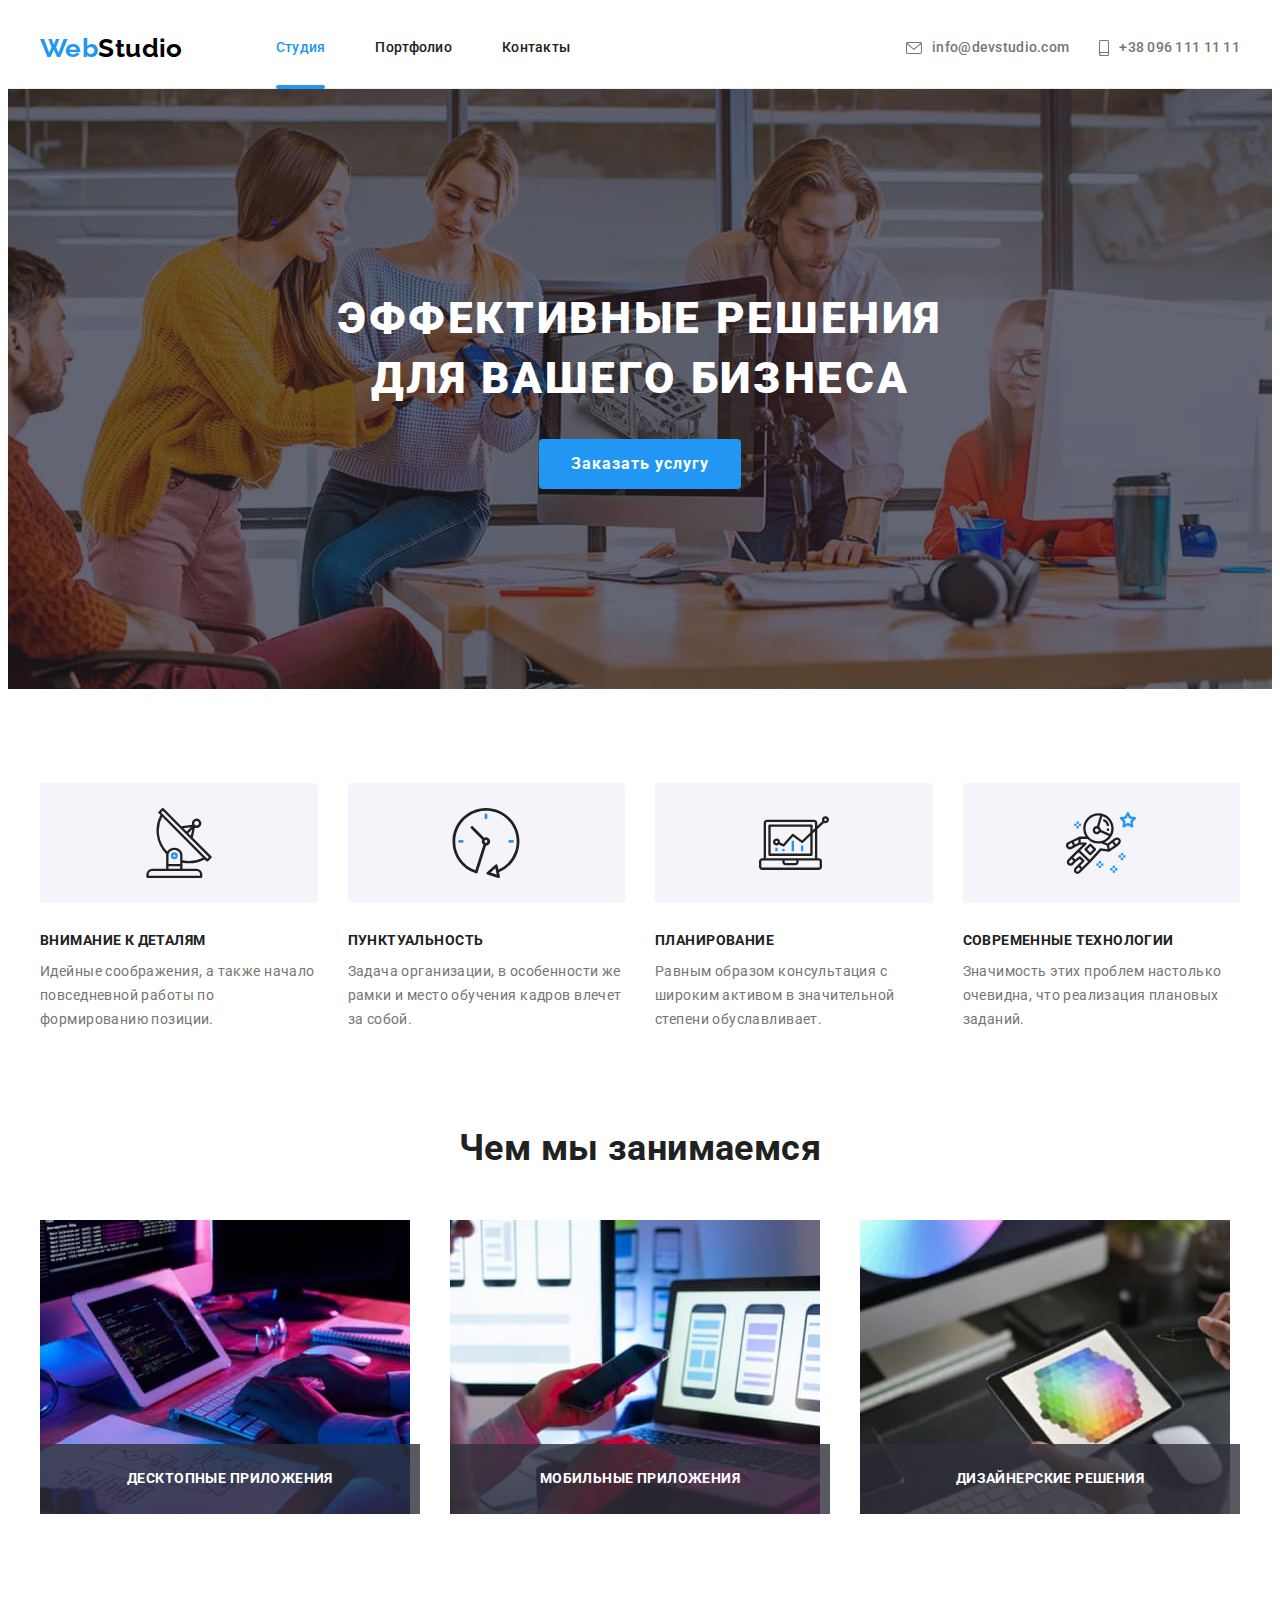
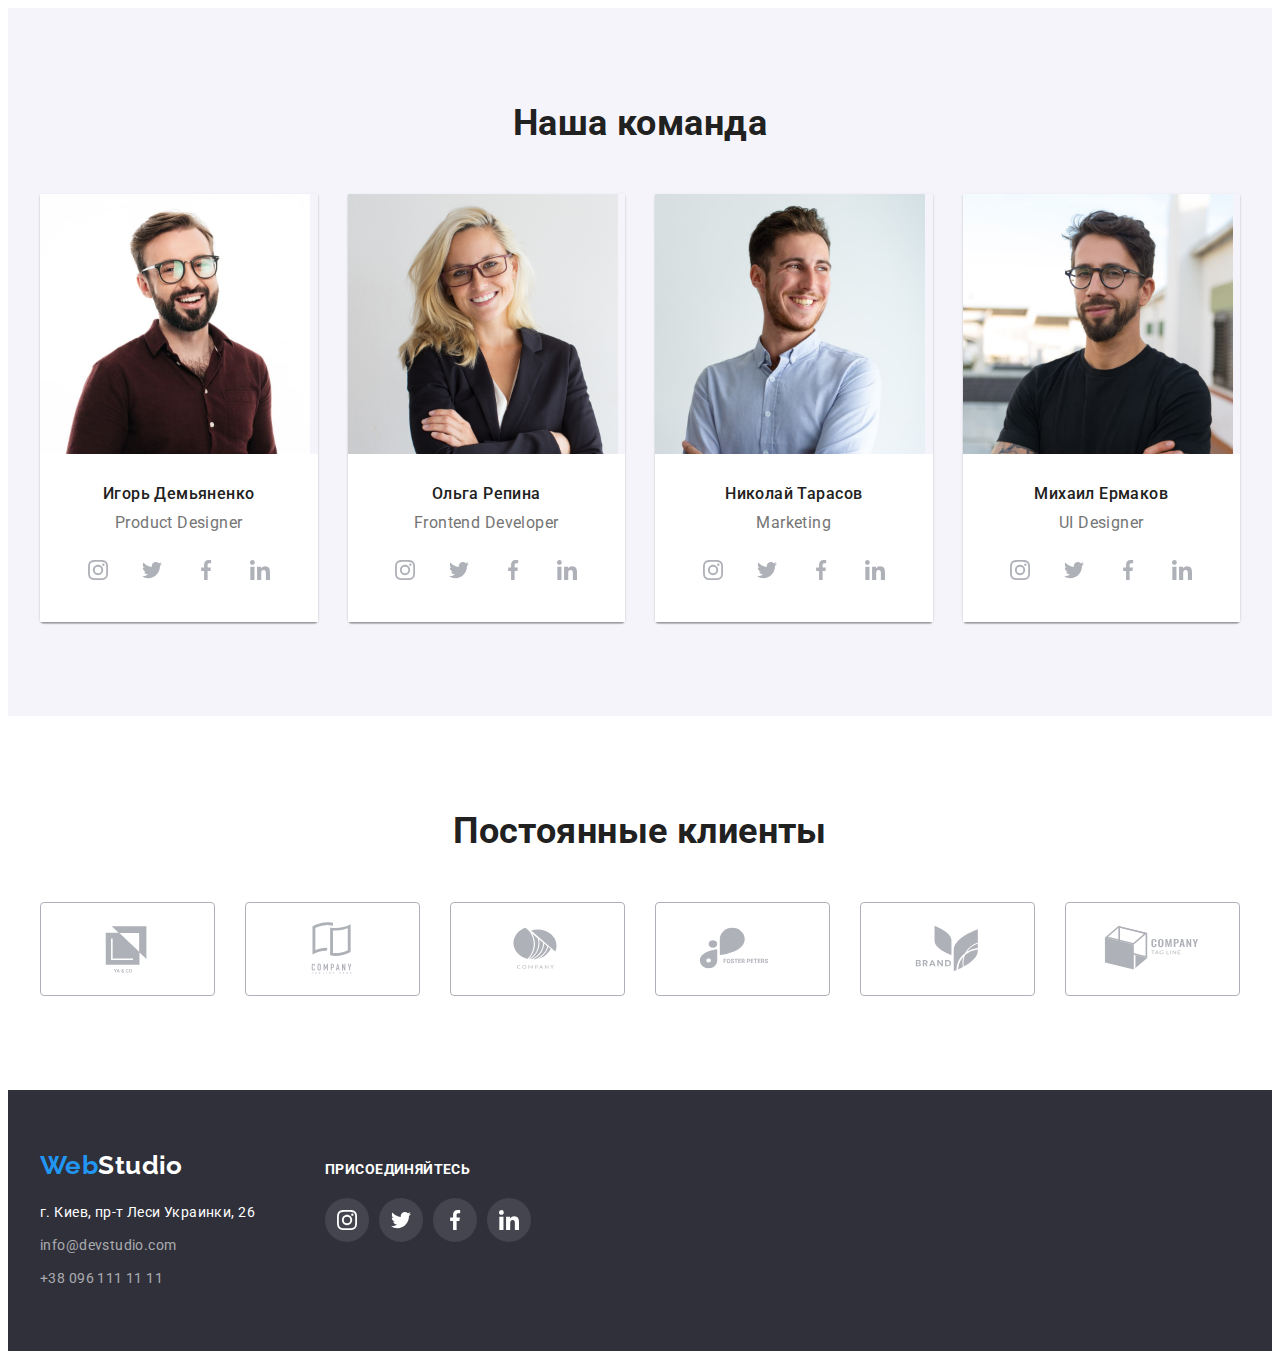
<file: index.html>
<!DOCTYPE html>
<html lang="ru">

<head>
  <meta charset="UTF-8" />
  <meta http-equiv="X-UA-Compatible" content="IE=edge" />
  <meta name="viewport" content="width=device-width, initial-scale=1.0" />
  <title>WebStudio</title>
  <link rel="preconnect" href="https://fonts.googleapis.com" />
  <link rel="preconnect" href="https://fonts.gstatic.com" crossorigin />
  <link href="https://fonts.googleapis.com/css2?family=Raleway:wght@700&family=Roboto:wght@400;500;700;900&display=swap"
    rel="stylesheet" />
  <link rel="stylesheet" href="https://cdnjs.cloudflare.com/ajax/libs/modern-normalize/1.1.0/modern-normalize.min.css"
    integrity="sha512-wpPYUAdjBVSE4KJnH1VR1HeZfpl1ub8YT/NKx4PuQ5NmX2tKuGu6U/JRp5y+Y8XG2tV+wKQpNHVUX03MfMFn9Q=="
    crossorigin="anonymous" referrerpolicy="no-referrer" />
  <link rel="stylesheet" href="./css/styles.css" />
</head>

<body>
  <!--Header section-->
  <header class="header">
    <div class="container header-container">
      <a class="link logo logo-header" href="index.html">Web<span class="dark">Studio</span></a>
      <nav>
        <ul class="list nav-list">
          <li class="nav-item">
            <a class="link link-nav link-current" href="index.html">Студия</a>
          </li>
          <li class="nav-item"><a class="link link-nav" href="./portfolio.html">Портфолио</a></li>
          <li class="nav-item"><a class="link link-nav" href="">Контакты</a></li>
        </ul>
      </nav>
      <ul class="list contacts-list">
        <li class="contact-item">
          <a class="link contact-link header-contact-link" href="mailto:info@devstudio.com">
            <svg width="16" height="12">
              <use href="./images/icons/symbol-defs.svg#envelope"></use>
            </svg>
            info@devstudio.com</a>
        </li>
        <li class="contact-item">
          <a class="link contact-link header-contact-link" href="tel:+380961111111">
            <svg width="10" height="16">
              <use href="./images/icons/symbol-defs.svg#smartphone"></use>
            </svg>
            +38 096 111 11 11</a>
        </li>
      </ul>
    </div>
  </header>
  <!--Main section-->
  <main>
    <!--Hero section-->
    <section class="hero">
      <div class="container">
        <h1 class="hero-title">Эффективные решения для вашего бизнеса</h1>
        <button class="btn btn-hero" type="button" data-modal-open>Заказать услугу</button>
      </div>
    </section>
    <!--Features section-->
    <section class="features section">
      <div class="container">
        <h2 class="visually-hidden">Особенности</h2>
        <ul class="list features-list card-set">
          <li class="card-item feature-item">
            <div class="icon">
              <svg width="70" height="70">
                <use href="./images/icons/symbol-defs.svg#antenna"></use>
              </svg>
            </div>
            <h3 class="title subtitle-feature">Внимание к деталям</h3>
            <p class="txt-feature">
              Идейные соображения, а также начало повседневной работы по формированию позиции.
            </p>
          </li>
          <li class="card-item">
            <div class="icon">
              <svg width="70" height="70">
                <use href="./images/icons/symbol-defs.svg#clock"></use>
              </svg>
            </div>
            <h3 class="title subtitle-feature">Пунктуальность</h3>
            <p class="txt-feature">
              Задача организации, в особенности же рамки и место обучения кадров влечет за собой.
            </p>
          </li>
          <li class="card-item">
            <div class="icon">
              <svg width="70" height="70">
                <use href="./images/icons/symbol-defs.svg#diagram"></use>
              </svg>
            </div>
            <h3 class="title subtitle-feature">Планирование</h3>
            <p class="txt-feature">
              Равным образом консультация с широким активом в значительной степени обуславливает.
            </p>
          </li>
          <li class="card-item">
            <div class="icon">
              <svg width="70" height="70">
                <use href="./images/icons/symbol-defs.svg#astronaut"></use>
              </svg>
            </div>
            <h3 class="title subtitle-feature">Современные технологии</h3>
            <p class="txt-feature">
              Значимость этих проблем настолько очевидна, что реализация плановых заданий.
            </p>
          </li>
        </ul>
      </div>
    </section>
    <!--About section-->
    <section class="about section">
      <div class="container">
        <h2 class="title title-about">Чем мы занимаемся</h2>
        <ul class="list about-list card-set">
          <li class="card-item about-item">
            <img class="img" src="./images/about/creating.jpg" alt="Момент создания веб приложения." width="370"
              height="294" />
            <p class="txt-about">Десктопные приложения</p>
          </li>
          <li class="card-item about-item">
            <img class="img" src="./images/about/mobile.jpg" alt="Момент содания мобильного приложения." width="370"
              height="294" />
            <p class="txt-about">Мобильные приложения</p>
          </li>
          <li class="card-item about-item">
            <img class="img" src="./images/about/design.jpg" alt="Момент дизайнерской работы." width="370"
              height="294" />
            <p class="txt-about">Дизайнерские решения</p>
          </li>
        </ul>
      </div>
    </section>
    <!--Team section-->
    <section class="team section">
      <div class="container">
        <h2 class="title title-team">Наша команда</h2>
        <ul class="list card-set">
          <li class="card-item team-item">
            <img class="img photo-team" src="./images/team/ihor.jpg" alt="Игорь Демьяненко" width="270" height="260" />
            <div class="card-content-team">
              <h3 class="title subtitle-team">Игорь Демьяненко</h3>
              <p class="text-team" lang="en">Product Designer</p>
              <ul class="list socials-list">
                <li>
                  <a class="link social-link social-link-team" href="" target="_blank" rel="noopener noreferrer"
                    aria-label="Иконка Instagram">
                    <svg width="20" height="20">
                      <use href="./images/icons/symbol-defs.svg#instagram"></use>
                    </svg>
                  </a>
                </li>
                <li>
                  <a class="link social-link social-link-team" href="" target="_blank" rel="noopener noreferrer"
                    aria-label="Иконка Twitter">
                    <svg width="20" height="20">
                      <use href="./images/icons/symbol-defs.svg#twitter"></use>
                    </svg>
                  </a>
                </li>
                <li>
                  <a class="link social-link social-link-team" href="" target="_blank" rel="noopener noreferrer"
                    aria-label="Иконка Facebook">
                    <svg width="20" height="20">
                      <use href="./images/icons/symbol-defs.svg#facebook"></use>
                    </svg>
                  </a>
                </li>
                <li>
                  <a class="link social-link social-link-team" href="" target="_blank" rel="noopener noreferrer"
                    aria-label="Иконка Linkedin">
                    <svg width="20" height="20">
                      <use href="./images/icons/symbol-defs.svg#linkedin"></use>
                    </svg>
                  </a>
                </li>
              </ul>
            </div>
          </li>
          <li class="card-item team-item">
            <img class="img photo-team" src="./images/team/olga.jpg" alt="Ольга Репина" width="270" height="260" />
            <div class="card-content-team">
              <h3 class="title subtitle-team">Ольга Репина</h3>
              <p class="text-team" lang="en">Frontend Developer</p>
              <ul class="list socials-list">
                <li>
                  <a class="link social-link social-link-team" href="" target="_blank" rel="noopener noreferrer"
                    aria-label="Иконка Instagram">
                    <svg width="20" height="20">
                      <use href="./images/icons/symbol-defs.svg#instagram"></use>
                    </svg>
                  </a>
                </li>
                <li>
                  <a class="link social-link social-link-team" href="" target="_blank" rel="noopener noreferrer"
                    aria-label="Иконка Twitter">
                    <svg width="20" height="20">
                      <use href="./images/icons/symbol-defs.svg#twitter"></use>
                    </svg>
                  </a>
                </li>
                <li>
                  <a class="link social-link social-link-team" href="" target="_blank" rel="noopener noreferrer"
                    aria-label="Иконка Facebook">
                    <svg width="20" height="20">
                      <use href="./images/icons/symbol-defs.svg#facebook"></use>
                    </svg>
                  </a>
                </li>
                <li>
                  <a class="link social-link social-link-team" href="" target="_blank" rel="noopener noreferrer"
                    aria-label="Иконка Linkedin">
                    <svg width="20" height="20">
                      <use href="./images/icons/symbol-defs.svg#linkedin"></use>
                    </svg>
                  </a>
                </li>
              </ul>
            </div>
          </li>
          <li class="card-item team-item">
            <img class="img photo-team" src="./images/team/nikolay.jpg" alt="Николай Тарасов" width="270"
              height="260" />
            <div class="card-content-team">
              <h3 class="title subtitle-team">Николай Тарасов</h3>
              <p class="text-team" lang="en">Marketing</p>
              <ul class="list socials-list">
                <li>
                  <a class="link social-link social-link-team" href="" target="_blank" rel="noopener noreferrer"
                    aria-label="Иконка Instagram">
                    <svg width="20" height="20">
                      <use href="./images/icons/symbol-defs.svg#instagram"></use>
                    </svg>
                  </a>
                </li>
                <li>
                  <a class="link social-link social-link-team" href="" target="_blank" rel="noopener noreferrer"
                    aria-label="Иконка Twitter">
                    <svg width="20" height="20">
                      <use href="./images/icons/symbol-defs.svg#twitter"></use>
                    </svg>
                  </a>
                </li>
                <li>
                  <a class="link social-link social-link-team" href="" target="_blank" rel="noopener noreferrer"
                    aria-label="Иконка Facebook">
                    <svg width="20" height="20">
                      <use href="./images/icons/symbol-defs.svg#facebook"></use>
                    </svg>
                  </a>
                </li>
                <li>
                  <a class="link social-link social-link-team" href="" target="_blank" rel="noopener noreferrer"
                    aria-label="Иконка Linkedin">
                    <svg width="20" height="20">
                      <use href="./images/icons/symbol-defs.svg#linkedin"></use>
                    </svg>
                  </a>
                </li>
              </ul>
            </div>
          </li>
          <li class="card-item team-item">
            <img class="img photo-team" src="./images/team/mihail.jpg" alt="Михаил Ермаков" width="270" height="260" />
            <div class="card-content-team">
              <h3 class="title subtitle-team">Михаил Ермаков</h3>
              <p class="text-team" lang="en">UI Designer</p>
              <ul class="list socials-list">
                <li>
                  <a class="link social-link social-link-team" href="" target="_blank" rel="noopener noreferrer"
                    aria-label="Иконка Instagram">
                    <svg width="20" height="20">
                      <use href="./images/icons/symbol-defs.svg#instagram"></use>
                    </svg>
                  </a>
                </li>
                <li>
                  <a class="link social-link social-link-team" href="" target="_blank" rel="noopener noreferrer"
                    aria-label="Иконка Twitter">
                    <svg width="20" height="20">
                      <use href="./images/icons/symbol-defs.svg#twitter"></use>
                    </svg>
                  </a>
                </li>
                <li>
                  <a class="link social-link social-link-team" href="" target="_blank" rel="noopener noreferrer"
                    aria-label="Иконка Facebook">
                    <svg width="20" height="20">
                      <use href="./images/icons/symbol-defs.svg#facebook"></use>
                    </svg>
                  </a>
                </li>
                <li>
                  <a class="link social-link social-link-team" href="" target="_blank" rel="noopener noreferrer"
                    aria-label="Иконка Linkedin">
                    <svg width="20" height="20">
                      <use href="./images/icons/symbol-defs.svg#linkedin"></use>
                    </svg>
                  </a>
                </li>
              </ul>
            </div>
          </li>
        </ul>
      </div>
    </section>
    <!--Clients section-->
    <section class="section">
      <div class="container">
        <h2 class="title title-clients">Постоянные клиенты</h2>
        <ul class="list clients-list card-set">
          <li class="card-item">
            <a class="link client-link" href="" target="_blank" rel="noopener noreferrer" aria-label="Логотип компании">
              <svg width="106" height="60">
                <use href="./images/icons/symbol-defs.svg#logo1"></use>
              </svg>
            </a>
          </li>
          <li class="card-item">
            <a class="link client-link" href="" target="_blank" rel="noopener noreferrer" aria-label="Логотип компании">
              <svg width="106" height="60">
                <use href="./images/icons/symbol-defs.svg#logo2"></use>
              </svg>
            </a>
          </li>
          <li class="card-item">
            <a class="link client-link" href="" target="_blank" rel="noopener noreferrer" aria-label="Логотип компании">
              <svg width="106" height="60">
                <use href="./images/icons/symbol-defs.svg#logo3"></use>
              </svg>
            </a>
          </li>
          <li class="card-item">
            <a class="link client-link" href="" target="_blank" rel="noopener noreferrer" aria-label="Логотип компании">
              <svg width="106" height="60">
                <use href="./images/icons/symbol-defs.svg#logo4"></use>
              </svg>
            </a>
          </li>
          <li class="card-item">
            <a class="link client-link" href="" target="_blank" rel="noopener noreferrer" aria-label="Логотип компании">
              <svg width="106" height="60">
                <use href="./images/icons/symbol-defs.svg#logo5"></use>
              </svg>
            </a>
          </li>
          <li class="card-item">
            <a class="link client-link" href="" target="_blank" rel="noopener noreferrer" aria-label="Логотип компании">
              <svg width="106" height="60">
                <use href="./images/icons/symbol-defs.svg#logo6"></use>
              </svg>
            </a>
          </li>
        </ul>
      </div>
    </section>
  </main>
  <!--Footer section-->
  <footer class="footer">
    <div class="container footer-container">
      <div class="first-footer">
        <a class="link logo logo-footer" href="index.html">Web<span class="light">Studio</span></a>
        <address class="address">
          <ul class="list address-list">
            <li class="address-item">
              <a class="link address-link" href="https://goo.gl/maps/q22Q8NdrUK39xDqd7" target="_blank"
                rel="noopener noreferrer">г. Киев, пр-т Леси Украинки, 26</a>
            </li>
            <li class="address-item">
              <a class="link contact-link" href="mailto:info@devstudio.com">info@devstudio.com</a>
            </li>
            <li class="address-item">
              <a class="link contact-link" href="tel:+380961111111">+38 096 111 11 11</a>
            </li>
          </ul>
        </address>
      </div>
      <div class="second-footer">
        <p class="txt-footer-social">Присоединяйтесь</p>
        <ul class="list socials-list">
          <li>
            <a class="link social-link social-link-footer" href="" target="_blank" rel="noopener noreferrer"
              aria-label="Иконка Instagram">
              <svg width="20" height="20">
                <use href="./images/icons/symbol-defs.svg#instagram"></use>
              </svg>
            </a>
          </li>
          <li>
            <a class="link social-link social-link-footer" href="" target="_blank" rel="noopener noreferrer"
              aria-label="Иконка Twitter">
              <svg width="20" height="20">
                <use href="./images/icons/symbol-defs.svg#twitter"></use>
              </svg>
            </a>
          </li>
          <li>
            <a class="link social-link social-link-footer" href="" target="_blank" rel="noopener noreferrer"
              aria-label="Иконка Facebook">
              <svg width="20" height="20">
                <use href="./images/icons/symbol-defs.svg#facebook"></use>
              </svg>
            </a>
          </li>
          <li>
            <a class="link social-link social-link-footer" href="" target="_blank" rel="noopener noreferrer"
              aria-label="Иконка Linkedin">
              <svg width="20" height="20">
                <use href="./images/icons/symbol-defs.svg#linkedin"></use>
              </svg>
            </a>
          </li>
        </ul>
      </div>
    </div>
  </footer>
  <!--Modal window -->
  <div class="backdrop is-hidden" data-modal>
    <div class="modal">
      <button class="modal-btn" data-modal-close>
        <svg class="icon-modal-close" width="18" height="18">
          <use href="./images/icons/symbol-defs.svg#modal-close"></use>
        </svg>
      </button>
    </div>
  </div>
  <script src="./js/modal.js"></script>
</body>

</html>
</file>
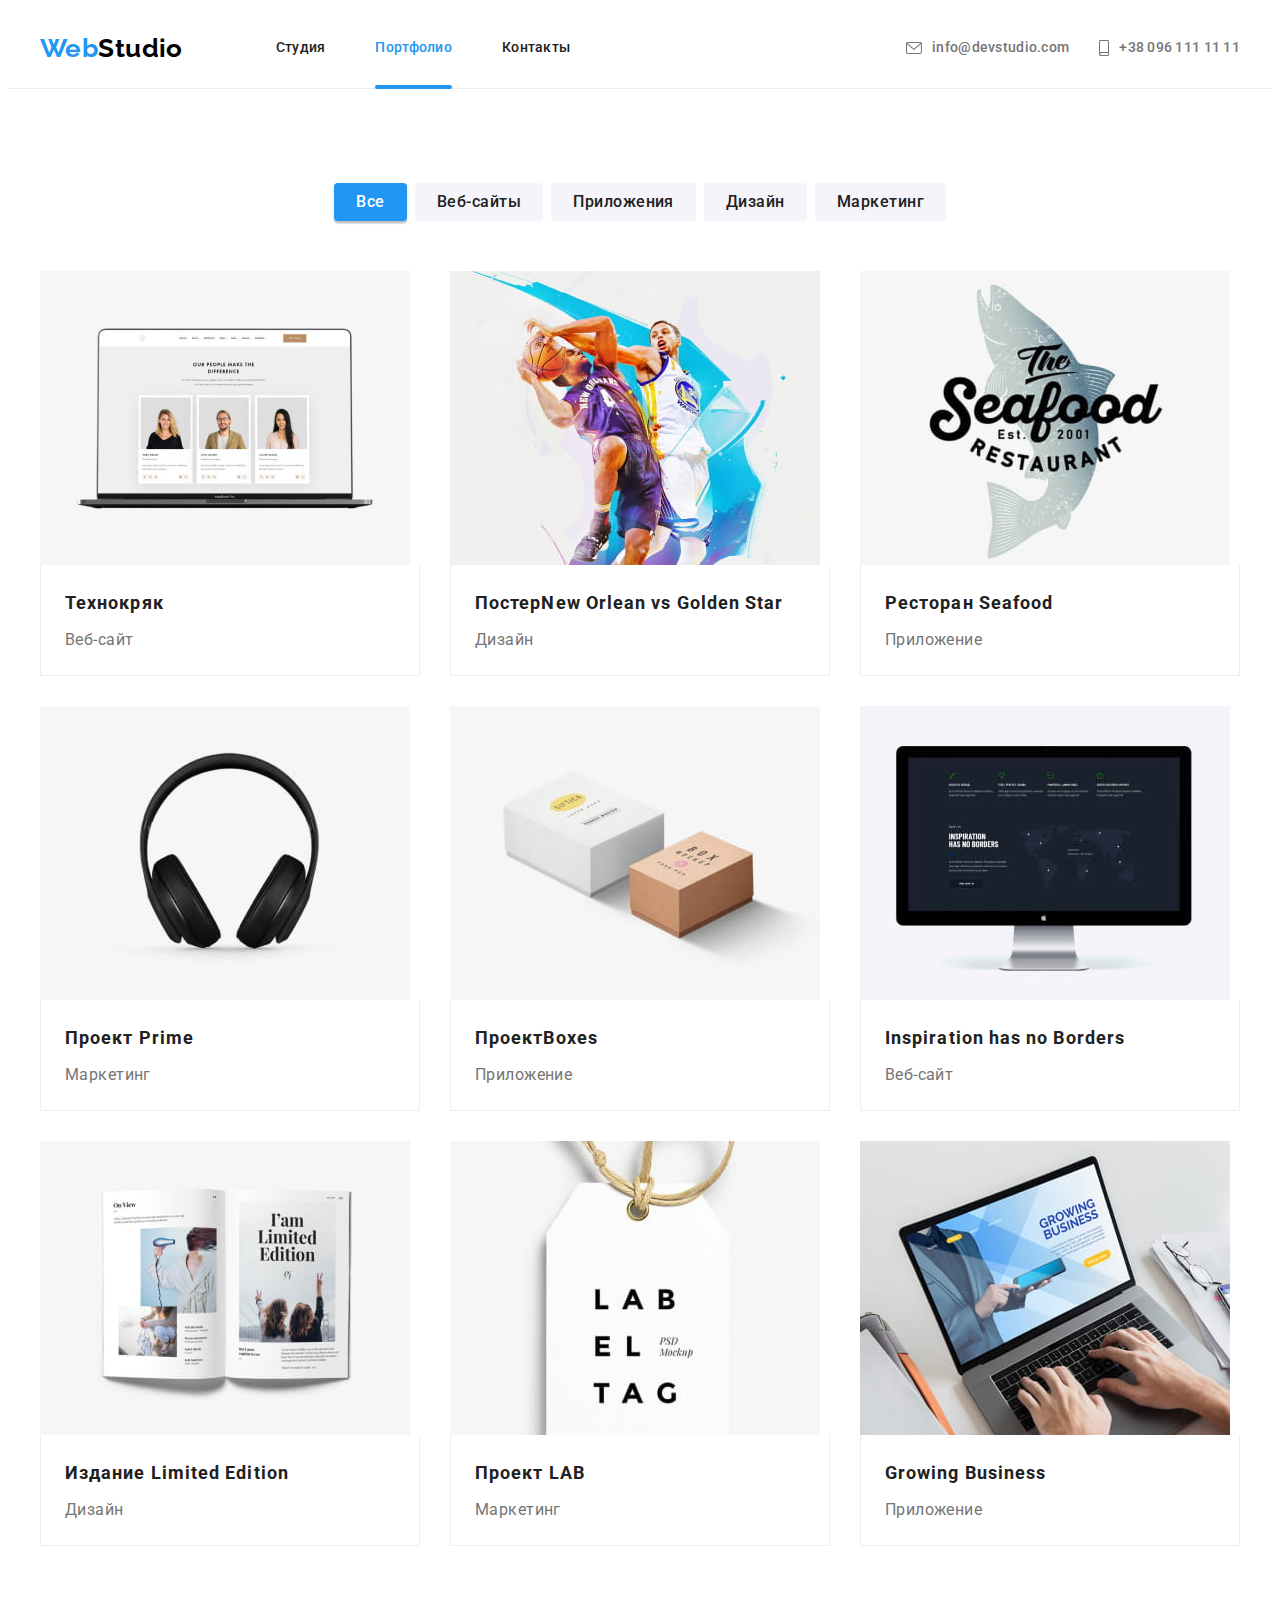
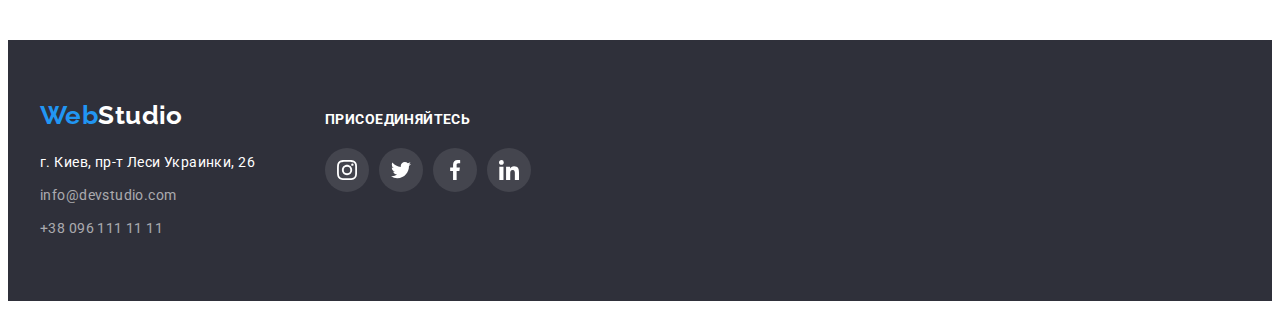
<file: portfolio.html>
<!DOCTYPE html>
<html lang="ru">

<head>
    <meta charset="UTF-8" />
    <meta http-equiv="X-UA-Compatible" content="IE=edge" />
    <meta name="viewport" content="width=device-width, initial-scale=1.0" />
    <title>Portfolio</title>
    <link rel="preconnect" href="https://fonts.googleapis.com" />
    <link rel="preconnect" href="https://fonts.gstatic.com" crossorigin />
    <link
        href="https://fonts.googleapis.com/css2?family=Raleway:wght@700&family=Roboto:wght@400;500;700;900&display=swap"
        rel="stylesheet" />
    <link rel="stylesheet" href="https://cdnjs.cloudflare.com/ajax/libs/modern-normalize/1.1.0/modern-normalize.min.css"
        integrity="sha512-wpPYUAdjBVSE4KJnH1VR1HeZfpl1ub8YT/NKx4PuQ5NmX2tKuGu6U/JRp5y+Y8XG2tV+wKQpNHVUX03MfMFn9Q=="
        crossorigin="anonymous" referrerpolicy="no-referrer" />
    <link rel="stylesheet" href="./css/styles.css" />
</head>

<body>
    <!--Header section-->
    <header class="header">
        <div class="container header-container">
            <a class="link logo logo-header" href="index.html">Web<span class="dark">Studio</span></a>
            <nav>
                <ul class="list nav-list">
                    <li class="nav-item">
                        <a class="link link-nav" href="index.html">Студия</a>
                    </li>
                    <li class="nav-item">
                        <a class="link link-nav link-current" href="./portfolio.html">Портфолио</a>
                    </li>
                    <li class="nav-item"><a class="link link-nav" href="">Контакты</a></li>
                </ul>
            </nav>
            <ul class="list contacts-list">
                <li class="contact-item">
                    <a class="link contact-link header-contact-link" href="mailto:info@devstudio.com">
                        <svg width="16" height="12">
                            <use href="./images/icons/symbol-defs.svg#envelope"></use>
                        </svg>
                        info@devstudio.com</a>
                </li>
                <li class="contact-item">
                    <a class="link contact-link header-contact-link" href="tel:+380961111111">
                        <svg width="10" height="16">
                            <use href="./images/icons/symbol-defs.svg#smartphone"></use>
                        </svg>
                        +38 096 111 11 11</a>
                </li>
            </ul>
        </div>
    </header>
    <!--Main section-->
    <main>
        <section class="portfolio section">
            <div class="container">
                <h1 class="visually-hidden">Портфолио</h1>
                <ul class="list portfolio-btn-list">
                    <li><button class="btn btn-portfolio active-btn" type="button">Все</button></li>
                    <li><button class="btn btn-portfolio" type="button">Веб-сайты</button></li>
                    <li><button class="btn btn-portfolio" type="button">Приложения</button></li>
                    <li><button class="btn btn-portfolio" type="button">Дизайн</button></li>
                    <li><button class="btn btn-portfolio" type="button">Маркетинг</button></li>
                </ul>
                <ul class="list portfolio-list card-set">
                    <li class="card-item portfolio-item">
                        <a class="link portfolio-link" href="https://www.google.com/" target="_blank"
                            rel="noopener noreferrer">
                            <div class="card-box">
                                <img class="img" src="./images/portfolio/tehnohryak.jpg"
                                    alt="Ноутбук с открытым сайтом на экране" width="370" />
                                <div class="overlay">
                                    <p class="overlay-txt">
                                        Ресурс предлагает комплексные предложения с разным уровнем функционала и
                                        сервисов.
                                        Все это позволит посетителю получить исчерпывающие сведения о компании или
                                        частном
                                        лице.
                                    </p>
                                </div>
                            </div>
                            <div class="card-content-portfolio">
                                <h2 class="title subtitle-portfolio">Технокряк</h2>
                                <p class="text-portfolio">Веб-сайт</p>
                            </div>
                        </a>
                    </li>
                    <li class="card-item portfolio-item">
                        <a class="link portfolio-link" href="https://www.google.com/" target=" _blank"
                            rel="noopener noreferrer">
                            <div class="card-box">
                                <img class="img" src="./images/portfolio/basketball.jpg"
                                    alt="Противостояние двух баскетбольных игроков" width="370" />
                                <div class="overlay">
                                    <p class="overlay-txt">
                                        Ресурс предлагает комплексные предложения с разным уровнем функционала и
                                        сервисов.
                                        Все это позволит посетителю получить исчерпывающие сведения о компании или
                                        частном
                                        лице.
                                    </p>
                                </div>
                            </div>
                            <div class="card-content-portfolio">
                                <h2 class="title subtitle-portfolio">
                                    Постер<span lang="en">New Orlean vs Golden Star</span>
                                </h2>
                                <p class="text-portfolio">Дизайн</p>
                            </div>
                        </a>
                    </li>
                    <li class="card-item portfolio-item">
                        <a class="link portfolio-link" href="https://www.google.com/" target=" _blank"
                            rel="noopener noreferrer">
                            <div class="card-box">
                                <img class="img" src="./images/portfolio/restaurant.jpg" alt="Логотип ресторана"
                                    width="370" />
                                <div class="overlay">
                                    <p class="overlay-txt">
                                        Ресурс предлагает комплексные предложения с разным уровнем функционала и
                                        сервисов.
                                        Все это позволит посетителю получить исчерпывающие сведения о компании или
                                        частном
                                        лице.
                                    </p>
                                </div>
                            </div>
                            <div class="card-content-portfolio">
                                <h2 class="title subtitle-portfolio">Ресторан <span lang="en">Seafood</span></h2>
                                <p class="text-portfolio">Приложение</p>
                            </div>
                        </a>
                    </li>
                    <li class="card-item portfolio-item">
                        <a class="link portfolio-link" href="https://www.google.com/" target=" _blank"
                            rel="noopener noreferrer">
                            <div class="card-box">
                                <img class="img" src="./images/portfolio/prime.jpg" alt="Наушники" width="370" />
                                <div class="overlay">
                                    <p class="overlay-txt">
                                        Ресурс предлагает комплексные предложения с разным уровнем функционала и
                                        сервисов.
                                        Все это позволит посетителю получить исчерпывающие сведения о компании или
                                        частном
                                        лице.
                                    </p>
                                </div>
                            </div>
                            <div class="card-content-portfolio">
                                <h2 class="title subtitle-portfolio">Проект <span lang="en">Prime</span></h2>
                                <p class="text-portfolio">Маркетинг</p>
                            </div>
                        </a>
                    </li>
                    <li class="card-item portfolio-item">
                        <a class="link portfolio-link" href="" target=" _blank" rel="noopener noreferrer">
                            <div class="card-box">
                                <img class="img" src="./images/portfolio/boxes.jpg" alt="Две коробки с надписями"
                                    width="370" />
                                <div class="overlay">
                                    <p class="overlay-txt">
                                        Ресурс предлагает комплексные предложения с разным уровнем функционала и
                                        сервисов.
                                        Все это позволит посетителю получить исчерпывающие сведения о компании или
                                        частном
                                        лице.
                                    </p>
                                </div>
                            </div>
                            <div class="card-content-portfolio">
                                <h2 class="title subtitle-portfolio">Проект<span lang="en">Boxes</span></h2>
                                <p class="text-portfolio">Приложение</p>
                            </div>
                        </a>
                    </li>
                    <li class="card-item portfolio-item">
                        <a class="link portfolio-link" href="https://www.google.com/" target=" _blank"
                            rel="noopener noreferrer">
                            <div class="card-box">
                                <img class="img" src="./images/portfolio/inspiration.jpg"
                                    alt="Монитор с открытым сайтом на экране" width="370" />
                                <div class="overlay">
                                    <p class="overlay-txt">
                                        Ресурс предлагает комплексные предложения с разным уровнем функционала и
                                        сервисов.
                                        Все это позволит посетителю получить исчерпывающие сведения о компании или
                                        частном
                                        лице.
                                    </p>
                                </div>
                            </div>
                            <div class="card-content-portfolio">
                                <h2 class="title subtitle-portfolio" lang="en">Inspiration has no Borders</h2>
                                <p class="text-portfolio">Веб-сайт</p>
                            </div>
                        </a>
                    </li>
                    <li class="card-item portfolio-item">
                        <a class="link portfolio-link" href="https://www.google.com/" target=" _blank"
                            rel="noopener noreferrer">
                            <div class="card-box">
                                <img class="img" src="./images/portfolio/edition.jpg" alt="Открытое книжное издание"
                                    width="370" />
                                <div class="overlay">
                                    <p class="overlay-txt">
                                        Ресурс предлагает комплексные предложения с разным уровнем функционала и
                                        сервисов.
                                        Все это позволит посетителю получить исчерпывающие сведения о компании или
                                        частном
                                        лице.
                                    </p>
                                </div>
                            </div>
                            <div class="card-content-portfolio">
                                <h2 class="title subtitle-portfolio">
                                    Издание <span lang="en">Limited Edition</span>
                                </h2>
                                <p class="text-portfolio">Дизайн</p>
                            </div>
                        </a>
                    </li>
                    <li class="card-item portfolio-item">
                        <a class="link portfolio-link" href="https://www.google.com/" target=" _blank"
                            rel="noopener noreferrer">
                            <div class="card-box">
                                <img class="img" src="./images/portfolio/lab.jpg" alt="Этикетка" width="370" />
                                <div class="overlay">
                                    <p class="overlay-txt">
                                        Ресурс предлагает комплексные предложения с разным уровнем функционала и
                                        сервисов.
                                        Все это позволит посетителю получить исчерпывающие сведения о компании или
                                        частном
                                        лице.
                                    </p>
                                </div>
                            </div>
                            <div class="card-content-portfolio">
                                <h2 class="title subtitle-portfolio">Проект <span lang="en">LAB</span></h2>
                                <p class="text-portfolio">Маркетинг</p>
                            </div>
                        </a>
                    </li>
                    <li class="card-item portfolio-item">
                        <a class="link portfolio-link" href="https://www.google.com/" target=" _blank"
                            rel="noopener noreferrer">
                            <div class="card-box">
                                <img class="img" src="./images/portfolio/business.jpg" alt="Момент работы в приложении"
                                    width="370" />
                                <div class="overlay">
                                    <p class="overlay-txt">
                                        Ресурс предлагает комплексные предложения с разным уровнем функционала и
                                        сервисов.
                                        Все это позволит посетителю получить исчерпывающие сведения о компании или
                                        частном
                                        лице.
                                    </p>
                                </div>
                            </div>
                            <div class="card-content-portfolio">
                                <h2 class="title subtitle-portfolio" lang="en">Growing Business</h2>
                                <p class="text-portfolio">Приложение</p>
                            </div>
                        </a>
                    </li>
                </ul>
            </div>
        </section>
    </main>
    <!--Footer section-->
    <footer class="footer">
        <div class="container footer-container">
            <div class="first-footer">
                <a class="link logo logo-footer" href="index.html">Web<span class="light">Studio</span></a>
                <address class="address">
                    <ul class="list address-list">
                        <li class="address-item">
                            <a class="link address-link" href="https://goo.gl/maps/q22Q8NdrUK39xDqd7" target="_blank"
                                rel="noopener noreferrer">г. Киев, пр-т Леси Украинки, 26</a>
                        </li>
                        <li class="address-item">
                            <a class="link contact-link" href="mailto:info@devstudio.com">info@devstudio.com</a>
                        </li>
                        <li class="address-item">
                            <a class="link contact-link" href="tel:+380961111111">+38 096 111 11 11</a>
                        </li>
                    </ul>
                </address>
            </div>
            <div class="second-footer">
                <p class="txt-footer-social">Присоединяйтесь</p>
                <ul class="list socials-list">
                    <li>
                        <a class="link social-link social-link-footer" href="" target="_blank" rel="noopener noreferrer"
                            aria-label="Иконка Instagram">
                            <svg width="20" height="20">
                                <use href="./images/icons/symbol-defs.svg#instagram"></use>
                            </svg>
                        </a>
                    </li>
                    <li>
                        <a class="link social-link social-link-footer" href="" target="_blank" rel="noopener noreferrer"
                            aria-label="Иконка Twitter">
                            <svg width="20" height="20">
                                <use href="./images/icons/symbol-defs.svg#twitter"></use>
                            </svg>
                        </a>
                    </li>
                    <li>
                        <a class="link social-link social-link-footer" href="" target="_blank" rel="noopener noreferrer"
                            aria-label="Иконка Facebook">
                            <svg width="20" height="20">
                                <use href="./images/icons/symbol-defs.svg#facebook"></use>
                            </svg>
                        </a>
                    </li>
                    <li>
                        <a class="link social-link social-link-footer" href="" target="_blank" rel="noopener noreferrer"
                            aria-label="Иконка Linkedin">
                            <svg width="20" height="20">
                                <use href="./images/icons/symbol-defs.svg#linkedin"></use>
                            </svg>
                        </a>
                    </li>
                </ul>
            </div>
        </div>
    </footer>
</body>

</html>
</file>
<file: css/styles.css>
:root {
  /* fonts */
  --main-font: 'Roboto', sans-serif;
  --secondary-font: 'Raleway', sans-serif;

  /* text color */
  --primary-txt-cl: #757575;
  --txt-dark-cl: #212121;
  --txt-light-cl: #ffffff;
  --accent-txt-cl: #2196f3;
  --contacts-txt-cl: rgba(255, 255, 255, 0.6);
  --logo-dark-cl: #000000;

  /* bg color */
  --hero-bg-cl: #c4c4c4;
  --team-btn-bg-cl: #f5f4fa;
  --address-bg-cl: #2f303a;
  --btn-bg-cl: #f5f4fa;
  --btn-hover-cl: #188ce8;
  --about-bg-cl: rgba(47, 48, 58, 0.8);
  --overlay-bg-cl: rgba(33, 150, 243, 0.9);
  --backdrop-bg-cl: rgba(0, 0, 0, 0.2);

  /* icon color */
  --icon-grey-cl: #afb1b8;
  --social-bg-cl: rgba(255, 255, 255, 0.1);

  /* borders */
  --header-border: 1px solid #ececec;
  --portfolio-border: 1px solid #eeeeee;

  /* shadow */
  --hov-portfolio-shadow: 0px 1px 1px rgba(0, 0, 0, 0.12), 0px 4px 4px rgba(0, 0, 0, 0.06),
    1px 4px 6px rgba(0, 0, 0, 0.16);
  --hov-btn-portfolio: 0px 3px 1px rgba(0, 0, 0, 0.1), 0px 1px 2px rgba(0, 0, 0, 0.08),
    0px 2px 2px rgba(0, 0, 0, 0.12);
  --card-team-shadow: 0px 1px 3px rgba(0, 0, 0, 0.12), 0px 1px 1px rgba(0, 0, 0, 0.14),
    0px 2px 1px rgba(0, 0, 0, 0.2);

  /* card-set */
  --gap: 30px;
  --card-item: 4;

  /* animate */
  --hov-anim: 250ms cubic-bezier(0.4, 0, 0.2, 1);
  --modal-anim: 600ms ease;
}

body {
  font-family: var(--main-font);
  font-size: 14px;
  line-height: 1.71;
  letter-spacing: 0.03em;
  color: var(--primary-txt-cl);
}

/* common property */

h1,
h2,
h3,
p {
  margin: 0;
}

ul {
  margin: 0;
  padding: 0;
}

.list {
  list-style: none;
}

.link {
  text-decoration: none;
  color: currentColor;
}

.img {
  display: block;
  max-width: 100%;
  height: auto;
}

.btn {
  font-family: inherit;
  cursor: pointer;
  border: none;
  border-radius: 4px;
}

.title {
  color: var(--txt-dark-cl);
}

.title-about,
.title-team,
.title-clients {
  margin-bottom: 50px;

  font-size: 36px;
  line-height: 1.17;
  text-align: center;
}

.visually-hidden {
  position: absolute;
  width: 1px;
  height: 1px;
  margin: -1px;
  border: 0;
  padding: 0;
  white-space: nowrap;
  clip-path: inset(100%);
  clip: rect(0 0 0 0);
  overflow: hidden;
}

.section {
  padding-top: 94px;
  padding-bottom: 94px;
}

.container {
  width: 1200px;
  margin-left: auto;
  margin-right: auto;
  padding-right: 15px;
  padding-left: 15px;
}

.card-set {
  display: flex;
  flex-wrap: wrap;
  gap: var(--gap);
}

.card-item {
  flex-basis: calc((100% - var(--gap) * (var(--card-item) - 1)) / var(--card-item));
}

.socials-list {
  display: flex;
  align-items: center;
  justify-content: center;
  gap: 10px;
}

.social-link {
  display: flex;
  width: 44px;
  height: 44px;
  align-items: center;
  justify-content: center;
  border-radius: 50%;
}

/* HEADER */

/* logo */
.logo {
  font-family: var(--secondary-font);
  font-weight: 700;
  font-size: 26px;
  line-height: 1.19;
  color: var(--accent-txt-cl);
}

.dark {
  color: var(--logo-dark-cl);
}

.light {
  color: var(--txt-light-cl);
}

.logo-header {
  display: block;
  margin-right: 93px;
}

.header {
  font-weight: 500;
  line-height: 1.14;
  border-bottom: var(--header-border);
}

.header-container {
  display: flex;
  align-items: center;
}

.nav-list,
.contacts-list {
  display: flex;

  letter-spacing: 0.02em;
}

.nav-list {
  gap: 50px;
}

.nav-item {
  position: relative;
}

.contacts-list {
  gap: 30px;
  margin-left: auto;
  align-items: center;
}

/* link */

.link-nav {
  display: block;
  padding-top: 32px;
  padding-bottom: 32px;

  color: var(--txt-dark-cl);
}

.link-current {
  color: var(--accent-txt-cl);
}

.link-current::after {
  position: absolute;
  bottom: -1px;
  left: 0;

  display: block;
  content: '';
  width: 100%;
  height: 4px;

  border-radius: 2px;
  background-color: var(--accent-txt-cl);
}

.header-contact-link {
  display: flex;
  align-items: center;
  justify-content: center;
  gap: 10px;

  fill: currentColor;
}

.link-nav,
.contact-link {
  transition: color var(--hov-anim);
}

.link-nav:hover,
.link-nav:focus,
.contact-link:hover,
.contact-link:focus {
  color: var(--accent-txt-cl);
}

/* Hero */

.hero {
  display: flex;
  align-items: center;
  text-align: center;
  padding-top: 200px;
  padding-bottom: 200px;
  max-width: 1600px;
  margin-left: auto;
  margin-right: auto;

  background-color: var(--hero-bg-cl);
  background-image: linear-gradient(to right, rgba(47, 48, 58, 0.4), rgba(47, 48, 58, 0.4)),
    url(../images/hero/hero.jpg);
  background-repeat: no-repeat;
  background-position: center;
  background-size: cover;
}

.hero-title {
  margin-bottom: 30px;
  max-width: 696px;
  margin-left: auto;
  margin-right: auto;

  font-weight: 900;
  font-size: 44px;
  line-height: 1.36;
  letter-spacing: 0.06em;
  text-transform: uppercase;
  color: var(--txt-light-cl);
}

.btn-hero {
  transition: background-color var(--hov-anim);

  min-width: 200px;
  padding: 10px 32px;

  font-weight: 700;
  font-size: 16px;
  line-height: 1.88;
  letter-spacing: 0.06em;
  color: var(--txt-light-cl);
  background-color: var(--accent-txt-cl);
}

.btn-hero:hover,
.btn-hero:focus {
  background-color: var(--btn-hover-cl);
}

/* Features */

.features {
  padding-bottom: 0;
}

.icon {
  display: flex;
  align-items: center;
  justify-content: center;
  height: 120px;
  margin-bottom: 30px;

  background-color: var(--btn-bg-cl);
  border-radius: 4px;
}

.subtitle-feature {
  margin-bottom: 10px;

  font-size: 14px;
  line-height: 1.14;
  text-transform: uppercase;
}

.txt-feature {
  padding-top: 1.5px;
  padding-bottom: 1.5px;
}

/* About */

.about-list {
  --card-item: 3;
}

.about-item {
  position: relative;
}

.txt-about {
  position: absolute;
  bottom: 0;
  left: 0;

  display: flex;
  width: 100%;
  justify-content: center;
  padding-top: 27px;
  padding-bottom: 27px;

  font-weight: 700;
  font-size: 14px;
  line-height: 1.14;
  text-transform: uppercase;
  color: var(--txt-light-cl);
  background-color: var(--about-bg-cl);
}

/* Team */

.team {
  background-color: var(--team-btn-bg-cl);
}

.team-item {
  box-shadow: var(--card-team-shadow);
  border-radius: 0px 0px 4px 4px;
}

.card-content-team {
  padding-top: 30px;
  padding-bottom: 30px;
  padding-left: 4px;
  padding-right: 4px;

  background-color: var(--txt-light-cl);
}

.subtitle-team {
  margin-bottom: 10px;

  font-weight: 500;
  font-size: 16px;
  line-height: 1.19;
  text-align: center;
}

.text-team {
  margin-bottom: 16px;

  font-size: 16px;
  line-height: 1.19;
  text-align: center;
}

.socials-list {
  display: flex;
  align-items: center;
  justify-content: center;
  gap: 10px;
}

.social-link-team {
  transition: background-color var(--hov-anim), fill var(--hov-anim);

  background-color: var(--txt-light-cl);
  fill: var(--icon-grey-cl);
}

.social-link-team:hover,
.social-link-team:focus {
  background-color: var(--accent-txt-cl);
  fill: var(--txt-light-cl);
}

/* Clients */

.clients-list {
  --card-item: 6;
}

.client-link {
  transition: fill var(--hov-anim), border var(--hov-anim);

  display: flex;
  min-height: 92px;
  align-items: center;
  justify-content: center;

  fill: var(--icon-grey-cl);
  border: 1px solid var(--icon-grey-cl);
  border-radius: 4px;
}

.client-link:hover,
.client-link:focus {
  --icon-grey-cl: var(--accent-txt-cl);
}

/* Footer */

.footer {
  padding-top: 60px;
  padding-bottom: 60px;
  max-width: 1600px;
  margin-left: auto;
  margin-right: auto;

  background-color: var(--address-bg-cl);
}

.footer-container {
  display: flex;
  gap: 70px;
  align-items: baseline;
}

.logo-footer {
  display: block;
  margin-bottom: 20px;
}

.address {
  font-style: inherit;
  color: var(--contacts-txt-cl);
}

.address-link {
  transition: color var(--hov-anim);

  color: var(--txt-light-cl);
}

.address-link:hover,
.address-link:focus {
  color: var(--accent-txt-cl);
}

.address-list {
  display: flex;
  flex-direction: column;
  gap: 9px;
}

.second-footer {
  display: flex;
  flex-direction: column;
}

.txt-footer-social {
  margin-bottom: 20px;

  font-weight: 700;
  line-height: 1.14;
  text-transform: uppercase;
  color: var(--txt-light-cl);
}

.social-link-footer {
  transition: background-color var(--hov-anim);

  background-color: var(--social-bg-cl);
  fill: var(--txt-light-cl);
}

.social-link-footer:hover,
.social-link-footer:focus {
  background-color: var(--accent-txt-cl);
}

/* Modal window */

.backdrop {
  position: fixed;
  top: 0;
  left: 0;
  z-index: 100;

  width: 100%;
  height: 100%;

  transition: opacity var(--modal-anim), visibility var(--modal-anim);

  background-color: var(--backdrop-bg-cl);
}

.backdrop.is-hidden {
  opacity: 0;
  visibility: hidden;
  pointer-events: none;
}

.modal {
  position: absolute;
  top: 50%;
  left: 50%;

  opacity: 1;
  transform: translate(-50%, -50%) scaleX(1) rotate(0);

  transition: transform var(--modal-anim), opacity var(--modal-anim);

  width: 528px;
  height: 581px;

  background-color: var(--txt-light-cl);
  box-shadow: 0px 1px 3px rgba(0, 0, 0, 0.12), 0px 1px 1px rgba(0, 0, 0, 0.14),
    0px 2px 1px rgba(0, 0, 0, 0.2);
  border-radius: 4px;
}

.backdrop.is-hidden .modal {
  opacity: 0;
  transform: translate(-250%, 150%) scaleX(0.1) rotate(810deg);
}

.modal-btn {
  position: absolute;
  top: 8px;
  right: 8px;

  display: flex;
  align-items: center;
  justify-content: center;

  padding: 0;
  width: 30px;
  height: 30px;
  border-radius: 50%;
  cursor: pointer;

  background-color: var(--txt-light-cl);
  fill: var(--logo-dark-cl);
  border: 1px solid rgba(0, 0, 0, 0.1);
}

/* PORTFOLIO */

.portfolio-btn-list {
  display: flex;
  justify-content: center;
  gap: 8px;
  margin-bottom: 50px;
}

.btn-portfolio {
  transition: color var(--hov-anim), background-color var(--hov-anim), box-shadow var(--hov-anim);

  padding: 6px 22px;
  min-width: 73px;

  font-weight: 500;
  font-size: 16px;
  line-height: 1.62;
  letter-spacing: 0.03em;
  color: var(--txt-dark-cl);
  background-color: var(--team-btn-bg-cl);
}

.btn-portfolio:hover,
.btn-portfolio:focus,
.active-btn {
  color: var(--txt-light-cl);
  background-color: var(--accent-txt-cl);
  box-shadow: var(--hov-btn-portfolio);
}

.portfolio-list {
  --card-item: 3;
}

.portfolio-link {
  display: flex;
  flex-direction: column;
  transition: box-shadow var(--hov-anim);
}

.portfolio-link:hover,
.portfolio-link:focus {
  box-shadow: var(--hov-portfolio-shadow);
}

.card-box {
  position: relative;
  overflow: hidden;
}

.overlay {
  position: absolute;
  top: 0;
  left: 0;
  width: 100%;
  height: 100%;

  transform: translateY(100%);
  opacity: 0;
  transition: transform var(--hov-anim), opacity var(--hov-anim);

  display: flex;
  align-items: center;
  justify-content: center;

  padding-top: 63px;
  padding-bottom: 63px;
  padding-right: 24px;
  padding-left: 24px;

  font-size: 18px;
  line-height: 1.56;
  color: var(--txt-light-cl);
  background-color: var(--overlay-bg-cl);
}

.portfolio-link:hover .overlay,
.portfolio-link:focus .overlay {
  transform: translateY(0);
  opacity: 1;
}

.card-content-portfolio {
  padding-top: 20px;
  padding-bottom: 20px;
  padding-right: 24px;
  padding-left: 24px;

  border-left: var(--portfolio-border);
  border-right: var(--portfolio-border);
  border-bottom: var(--portfolio-border);
}

.subtitle-portfolio {
  margin-bottom: 4px;

  font-size: 18px;
  line-height: 2;
  letter-spacing: 0.06em;
}

.text-portfolio {
  font-size: 16px;
  line-height: 1.88;
}
</file>
